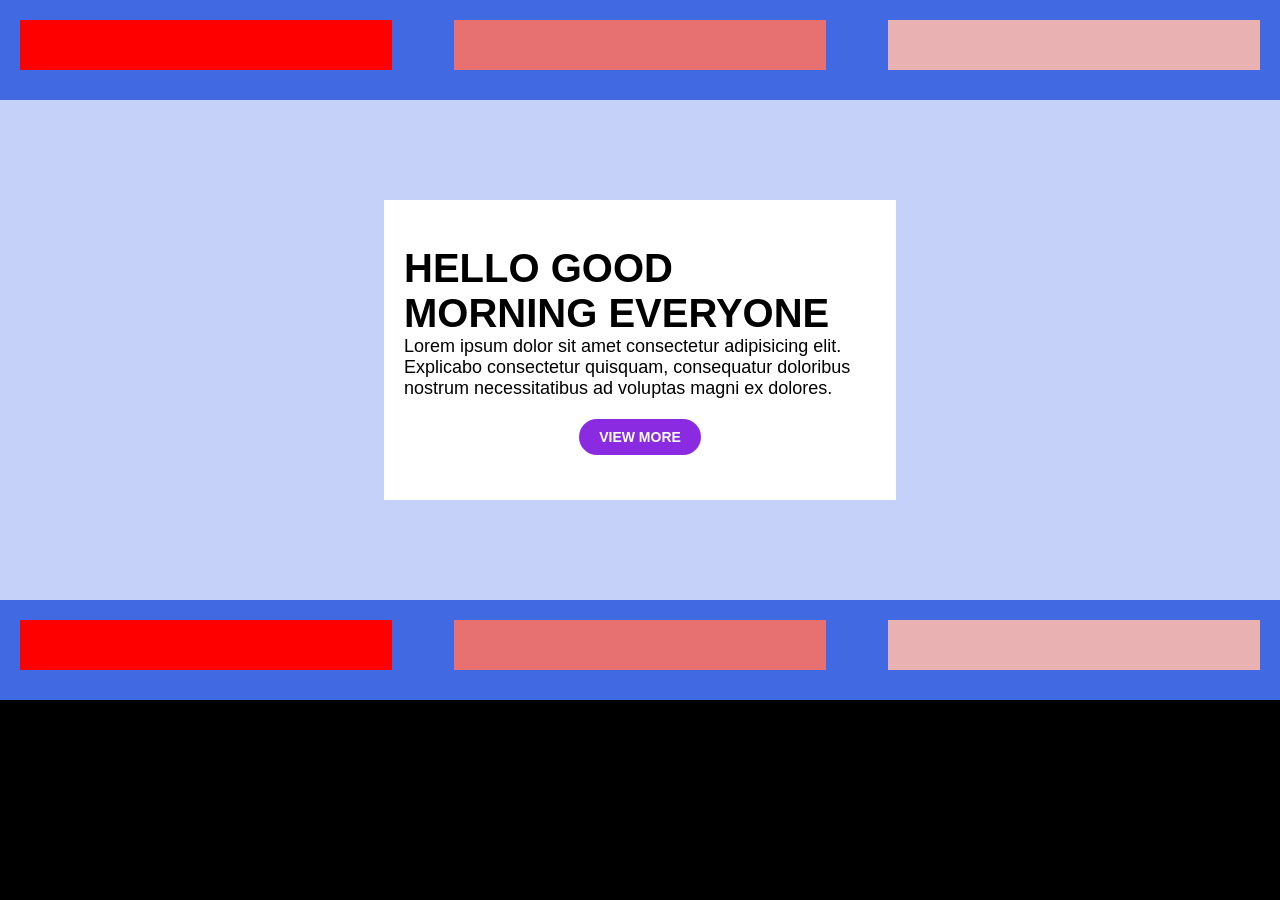
<file: HTML-CSS/FLEXBOX/Task-1/index.html>
<!doctype html>
<html lang="en">
  <head>
    <meta charset="UTF-8" />
    <meta name="viewport" content="width=device-width, initial-scale=1.0" />
    <title>Document</title>
    <link rel="stylesheet" href="style.css" />
  </head>
  <body>
    <main>
      <div class="nav">
        <div class="part-1"></div>
        <div class="part-2"></div>
        <div class="part-3"></div>
      </div>

      <div class="center">
        <div class="text">
          <h1>Hello Good Morning Everyone</h1>
          <p>
            Lorem ipsum dolor sit amet consectetur adipisicing elit. Explicabo
            consectetur quisquam, consequatur doloribus nostrum necessitatibus
            ad voluptas magni ex dolores.
          </p>
          <button>View More</button>
        </div>
      </div>

      <div class="footer">
        <div class="footer-part-1"></div>
        <div class="footer-part-2"></div>
        <div class="footer-part-3"></div>
      </div>
    </main>
  </body>
</html>
</file>
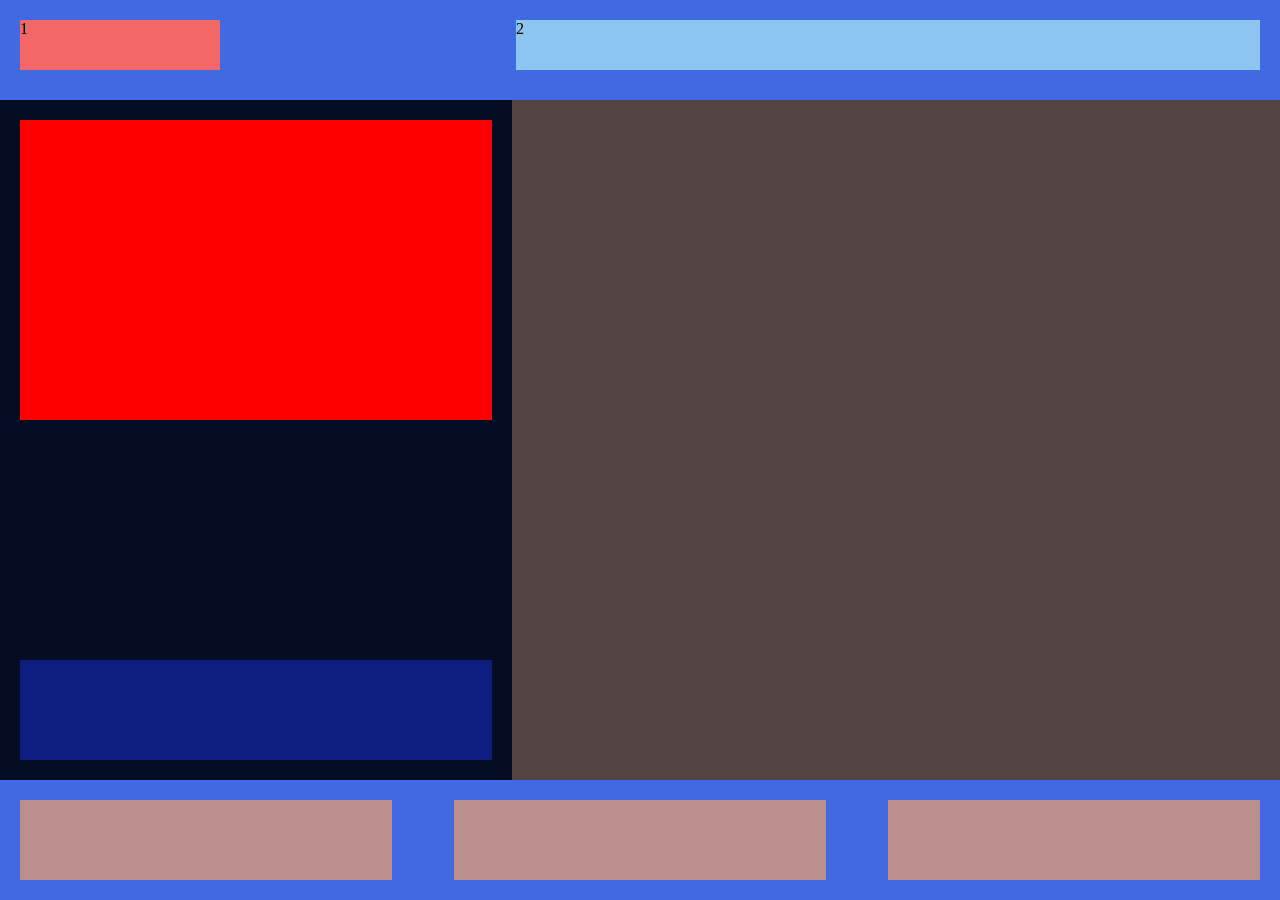
<file: HTML-CSS/FLEXBOX/task-2/index.html>
<!doctype html>
<html lang="en">
  <head>
    <meta charset="UTF-8" />
    <meta name="viewport" content="width=device-width, initial-scale=1.0" />
    <title>Document</title>
    <link rel="stylesheet" href="style.css" />
  </head>
  <body>
    <main>
      <div class="nav">
        <div class="part-1">1</div>
        <div class="part-2">2</div>
      </div>

      <div class="center">
        <div class="left">
          <div class="center-part-1"></div>
          <div class="center-part-2"></div>
        </div>

        <div class="right"></div>
      </div>

      <div class="footer">
        <div class="fpart-1"></div>
        <div class="fpart-2"></div>
        <div class="fpart-3"></div>
      </div>
    </main>
  </body>
</html>
</file>
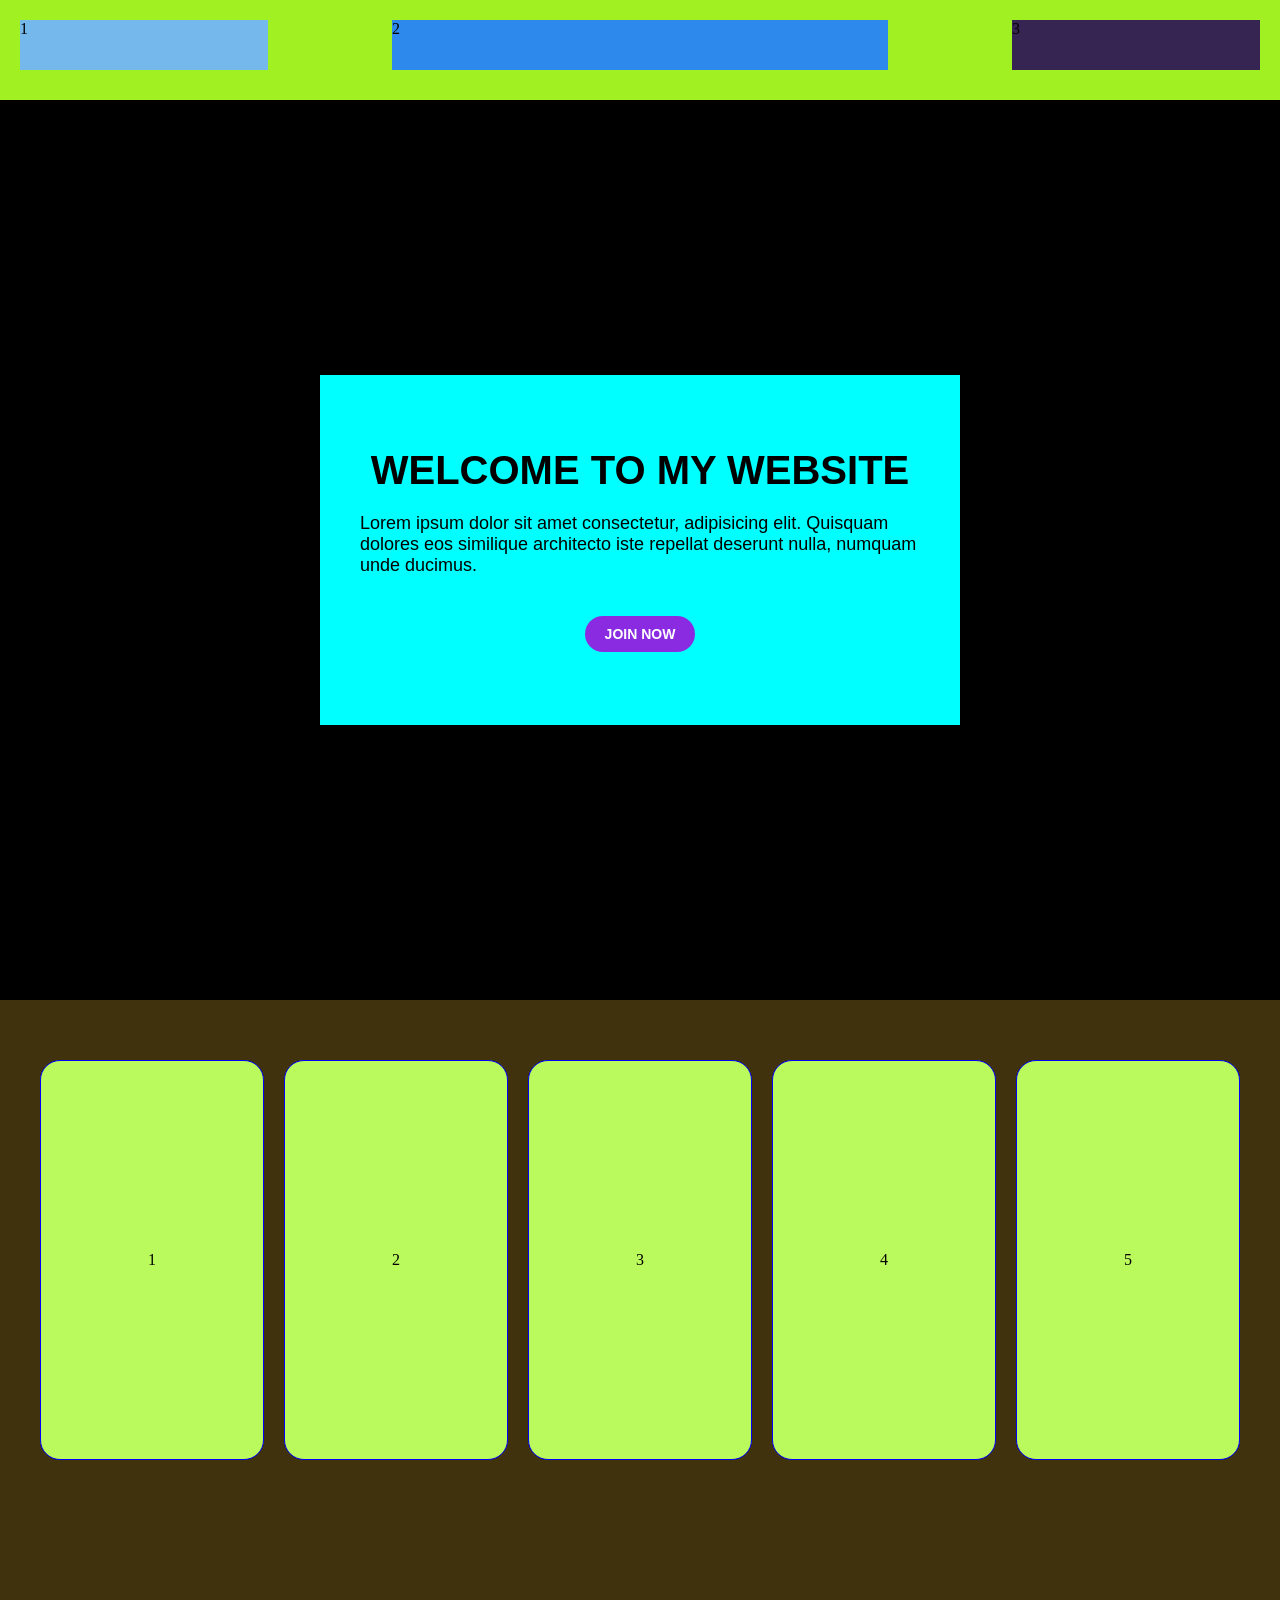
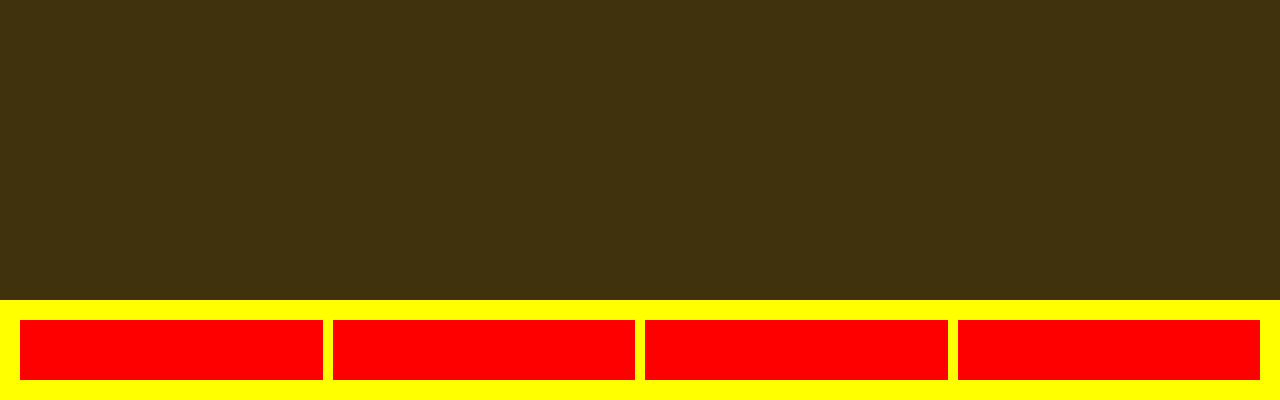
<file: HTML-CSS/FLEXBOX/Task-3/index.html>
<!doctype html>
<html lang="en">
  <head>
    <meta charset="UTF-8" />
    <meta name="viewport" content="width=device-width, initial-scale=1.0" />
    <title>Document</title>
    <link rel="stylesheet" href="style.css" />
  </head>
  <body>
    <main>
      <nav>
        <div class="part">1</div>
        <div class="part">2</div>
        <div class="part">3</div>
      </nav>

      <section class="section-1">
        <div class="box">
          <h1>Welcome To My Website</h1>
          <p>
            Lorem ipsum dolor sit amet consectetur, adipisicing elit. Quisquam
            dolores eos similique architecto iste repellat deserunt nulla,
            numquam unde ducimus.
          </p>
          <button>join Now</button>
        </div>
      </section>

      <section class="section-2">
        <div class="card">1</div>
        <div class="card">2</div>
        <div class="card">3</div>
        <div class="card">4</div>
        <div class="card">5</div>
      </section>

      <footer>
        <div class="footer-part"></div>
        <div class="footer-part"></div>
        <div class="footer-part"></div>
        <div class="footer-part"></div>
      </footer>
    </main>
  </body>
</html>
</file>
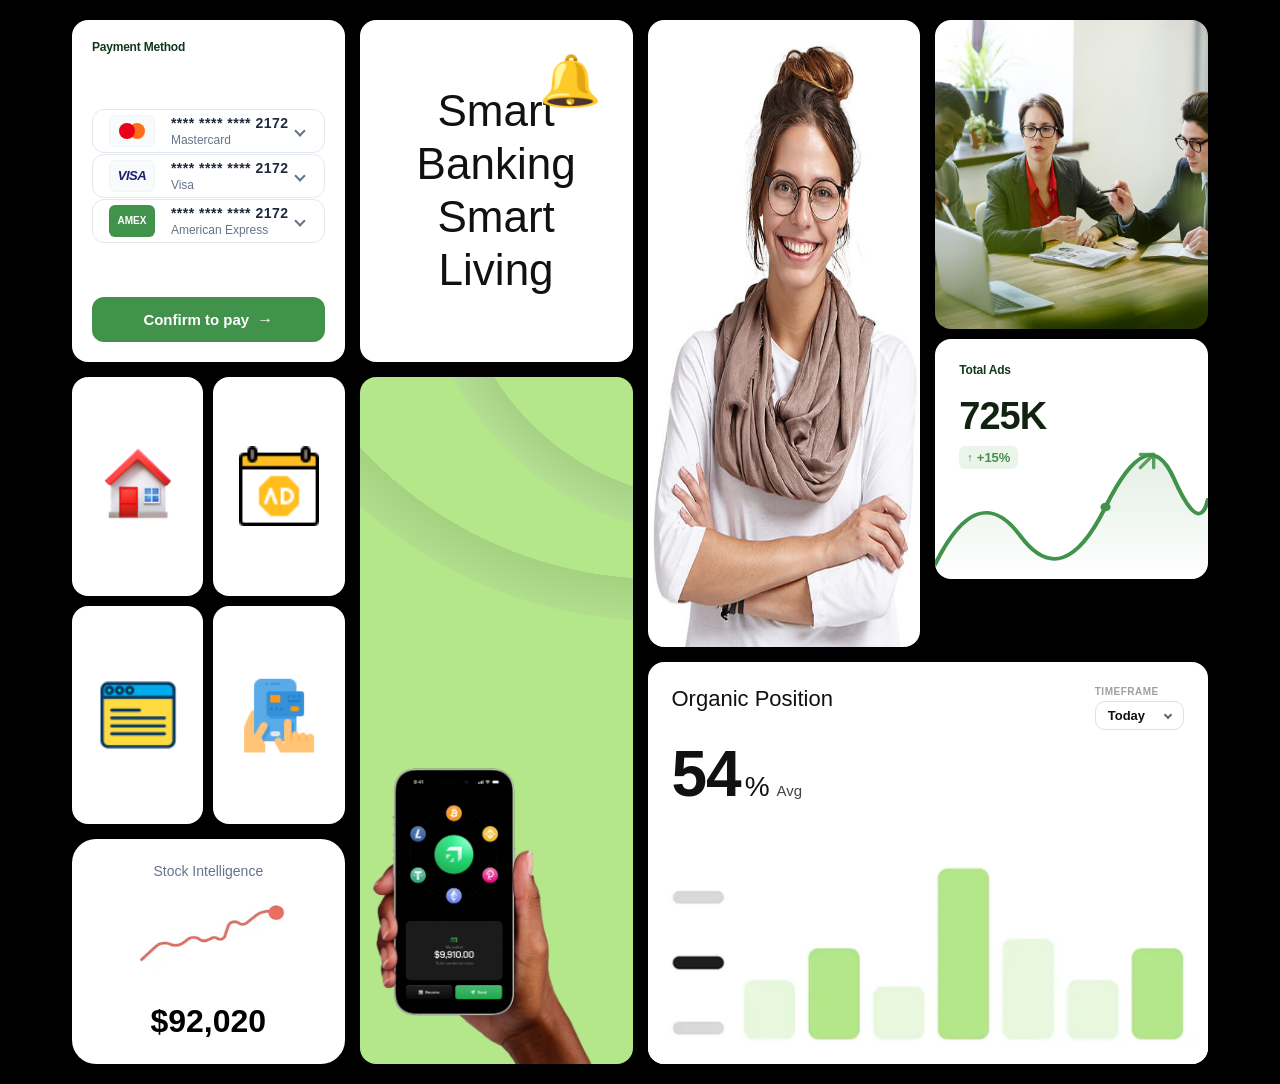
<file: HTML-CSS/GRID/Task-1/index.html>
<!doctype html>
<html lang="en">
  <head>
    <meta charset="UTF-8" />
    <meta name="viewport" content="width=device-width, initial-scale=1.0" />
    <title>Document</title>
    <link rel="stylesheet" href="style.css" />
  </head>
  <body>
    <main>
      <div class="left-top">
        <h3 class="card-title">Payment Method</h3>

        <div class="payment-options">
          <div class="method-row">
            <div class="method-details">
              <div class="card-logo mastercard">
                <span class="circle red"></span>
                <span class="circle orange"></span>
              </div>
              <div class="card-info">
                <span class="card-number">**** **** **** 2172</span>
                <span class="card-type">Mastercard</span>
              </div>
            </div>
            <span class="chevron-down"></span>
          </div>

          <div class="method-row">
            <div class="method-details">
              <div class="card-logo visa">VISA</div>
              <div class="card-info">
                <span class="card-number">**** **** **** 2172</span>
                <span class="card-type">Visa</span>
              </div>
            </div>
            <span class="chevron-down"></span>
          </div>

          <div class="method-row">
            <div class="method-details">
              <div class="card-logo amex">AMEX</div>
              <div class="card-info">
                <span class="card-number">**** **** **** 2172</span>
                <span class="card-type">American Express</span>
              </div>
            </div>
            <span class="chevron-down"></span>
          </div>
        </div>

        <button class="pay-btn">
          Confirm to pay
          <span class="arrow-right">→</span>
        </button>
      </div>

      <div class="left-center">
        <div class="icon-card">
          <img src="./images/home-icon.png" alt="right-top-img" />
        </div>
        <div class="icon-card">
          <img src="./images/calender-icon.png" alt="right-top-img" />
        </div>
        <div class="icon-card">
          <img src="./images/website-icon.png" alt="right-top-img" />
        </div>
        <div class="icon-card">
          <img src="./images/mobile-icon.png" alt="right-top-img" />
        </div>
      </div>

      <div class="left-bottom">
        <span class="meta-label">Stock Intelligence</span>
        <img src="./images/stock.png" alt="stock" />
        <div class="stock-amount">$92,020</div>
      </div>

      <div class="center-1-top">
        <h2>
          Smart <br />
          Banking<br />Smart Living
        </h2>
        <div class="bell-icon">🔔</div>
      </div>

      <div class="center-1-bottom">
        <img src="./images/img3.png" alt="right-top-img" />
      </div>
      
      <div class="center-2-top">
        <img src="./images/img2.png" alt="right-top-img" />
      </div>

      <div class="center-2-bottom organic-card">
        <div class="organic-card__header">
          <h3 class="organic-card__title">Organic Position</h3>

          <div class="timeframe-select">
            <span class="timeframe-select__label">TIMEFRAME</span>
            <button type="button" class="timeframe-select__trigger">
              <span>Today</span>
              <span class="timeframe-select__icon" aria-hidden="true"></span>
            </button>
          </div>
        </div>

        <div class="organic-card__metrics">
          <div class="organic-card__value">
            54<span class="organic-card__unit">%</span>
          </div>
          <div class="organic-card__context">Avg</div>
        </div>

        <div class="organic-card__chart-wrapper">
          <img
            src="./images/graph.png"
            alt="Organic Position performance chart"
            class="organic-card__chart-img"
          />
        </div>
      </div>

      <div class="right-top">
        <div class="card-1">
          <img src="./images/img1.png" alt="right-top-img" />
        </div>
        <div class="card-2">
          <div class="card-content">
            <span class="card-title">Total Ads</span>
            <h2 class="card-value">725K</h2>
            <div class="card-badge">
              <span class="arrow-up">↑</span>
              <span class="percentage">+15%</span>
            </div>
          </div>

          <div class="card-graph-container">
            <svg
              viewBox="0 0 160 100"
              class="trendline-svg"
              preserveAspectRatio="none"
            >
              <defs>
                <linearGradient id="graphGradient" x1="0" y1="0" x2="0" y2="1">
                  <stop offset="0%" stop-color="#41924b" stop-opacity="0.15" />
                  <stop offset="100%" stop-color="#41924b" stop-opacity="0.0" />
                </linearGradient>
              </defs>
              <path
                d="M 0 90 Q 25 30 50 70 T 100 50 T 140 30 T 160 45 L 160 100 L 0 100 Z"
                fill="url(#graphGradient)"
              />
              <path
                d="M 0 90 Q 25 30 50 70 T 100 50 T 140 30 T 160 45"
                fill="none"
                stroke="#41924b"
                stroke-width="2.5"
                stroke-linecap="round"
              />
              <circle cx="100" cy="50" r="3" fill="#41924b" />
            </svg>

            <svg
              class="floating-arrow"
              viewBox="0 0 24 24"
              fill="none"
              stroke="#41924b"
              stroke-width="2.5"
              stroke-linecap="round"
              stroke-linejoin="round"
            >
              <line x1="7" y1="17" x2="17" y2="7"></line>
              <polyline points="7 7 17 7 17 17"></polyline>
            </svg>
          </div>
        </div>
      </div>
    </main>
  </body>
</html>
</file>
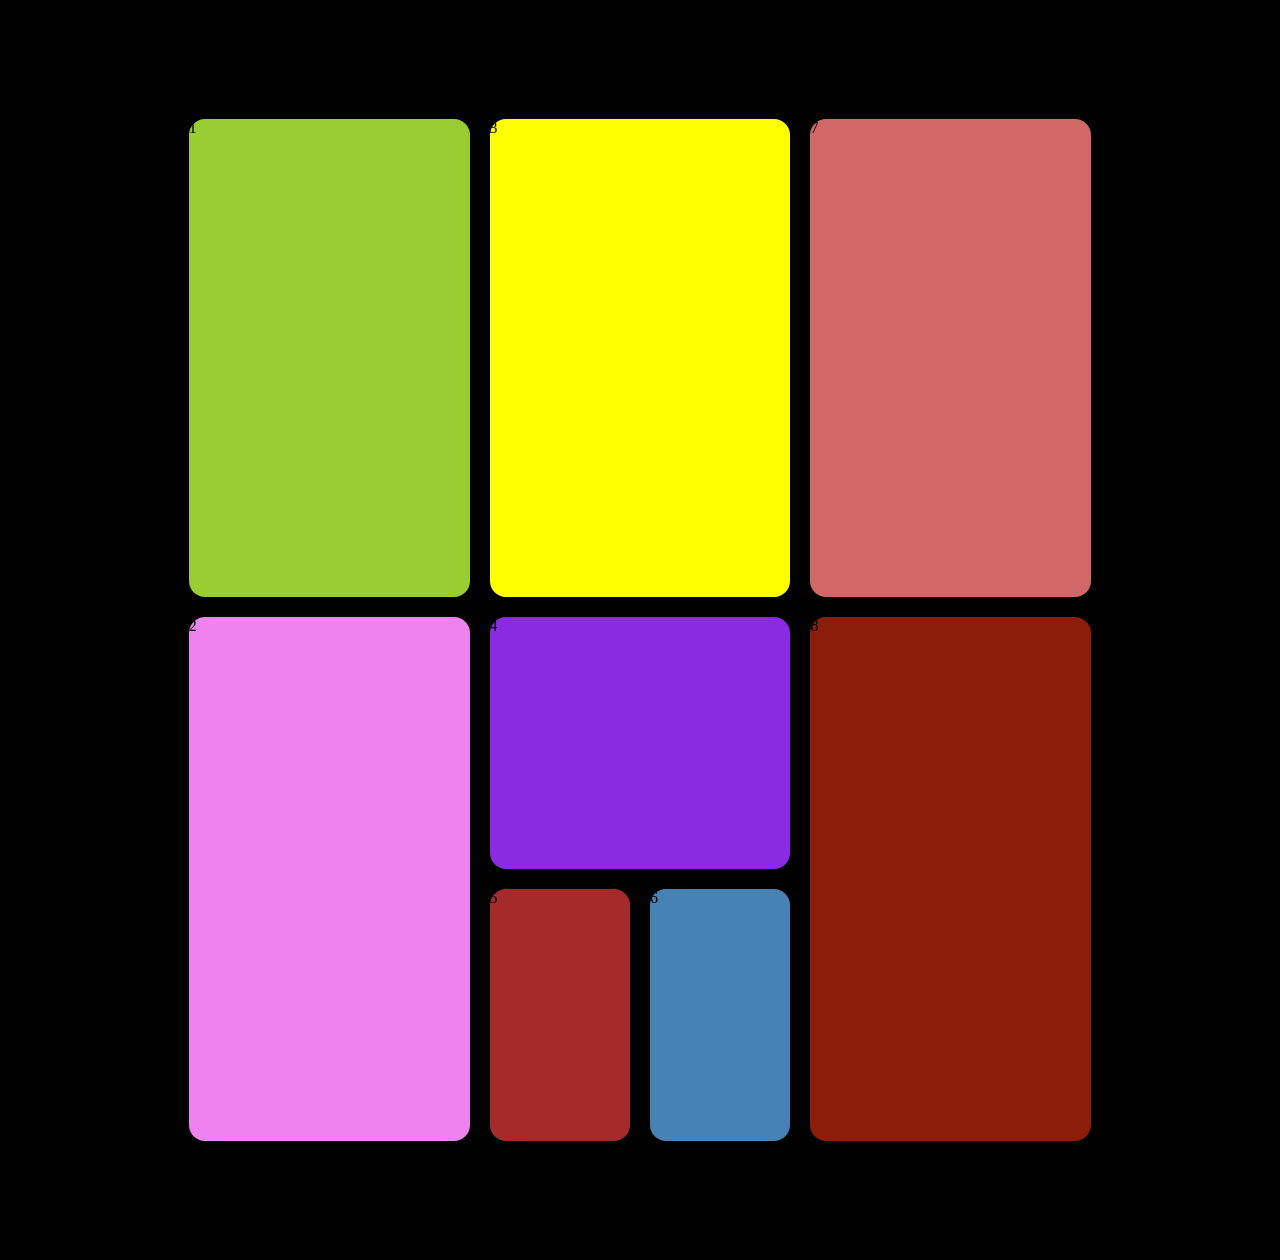
<file: HTML-CSS/GRID/Task-3/index.html>
<!DOCTYPE html>
<html lang="en">
<head>
    <meta charset="UTF-8">
    <meta name="viewport" content="width=device-width, initial-scale=1.0">
    <title>Document</title>

    <link rel="stylesheet" href="style.css">
</head>
<body>
    <main>
        <div class="left-top">1</div>
        <div class="left-bottom">2</div>
        <div class="center-top">3</div>
        <div class="center-bottom-1">4</div>
        <div class="center-bottom-2">5</div>
        <div class="center-bottom-3">6</div>
        <div class="right-top">7</div>
        <div class="right-bottom">8</div>

    </main>
</body>
</html>
</file>
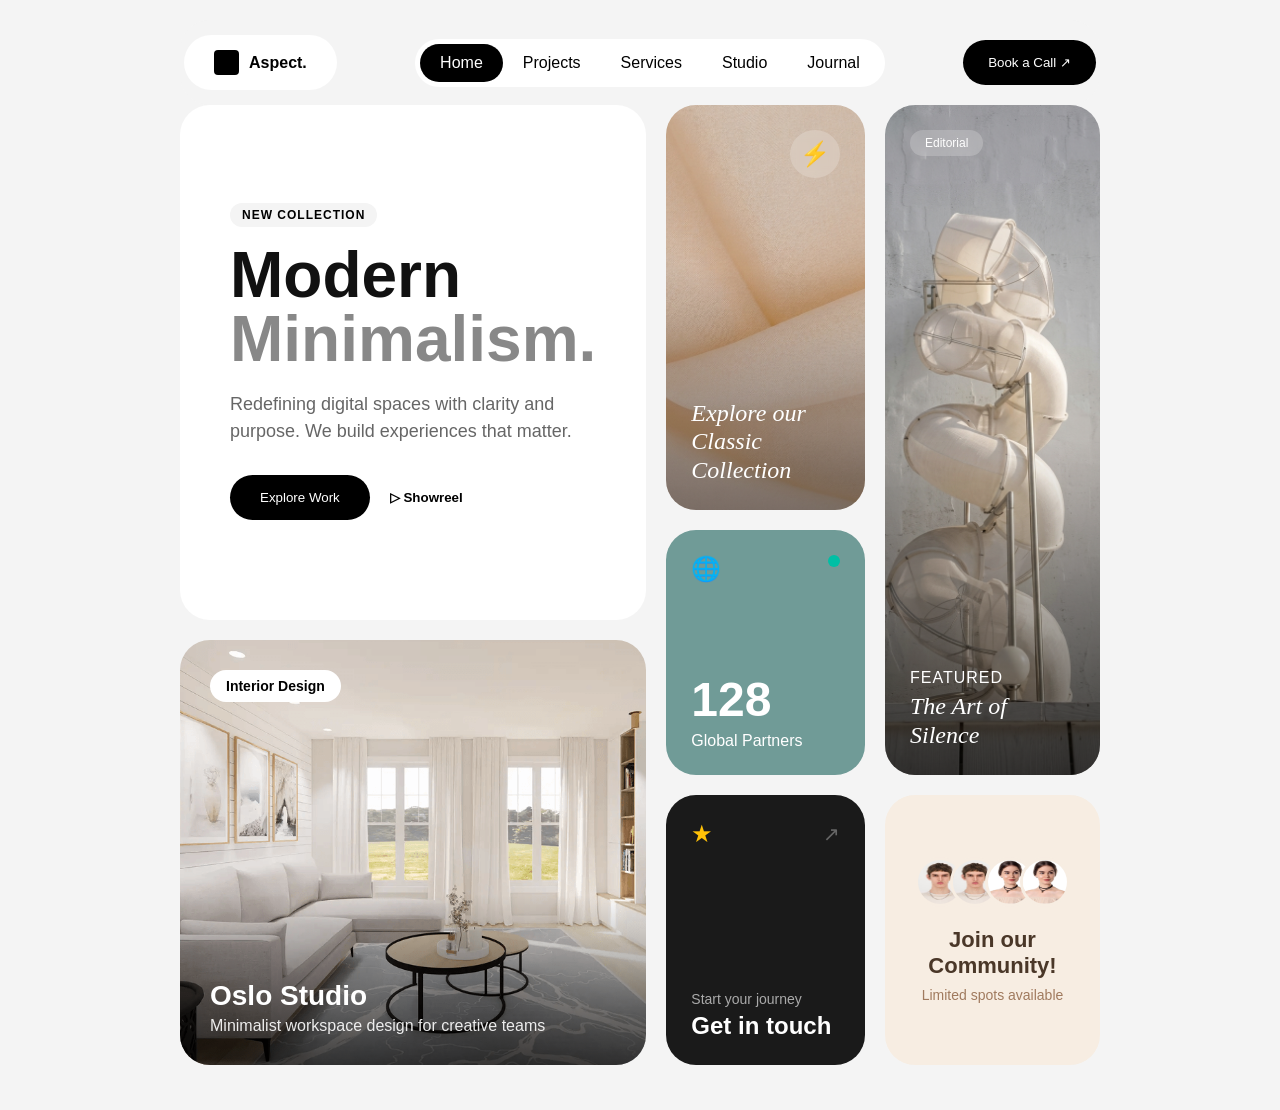
<file: HTML-CSS/GRID/Task-4/index.html>
<!doctype html>
<html lang="en">
  <head>
    <meta charset="UTF-8" />
    <meta name="viewport" content="width=device-width, initial-scale=1.0" />
    <title>Document</title>

    <link rel="stylesheet" href="style.css" />
  </head>
  <body>
    <main>
      <nav class="navbar">
        <div class="logo">
          <div class="square"></div>
          <span>Aspect.</span>
        </div>

        <ul class="nav-links">
          <li class="active">Home</li>
          <li>Projects</li>
          <li>Services</li>
          <li>Studio</li>
          <li>Journal</li>
        </ul>

        <button class="cta-button">Book a Call ↗</button>
      </nav>

      <div class="section-1">
        <div class="left-top">
          <div class="content">
            <span class="label">NEW COLLECTION </span>
            <h1>
              Modern<br />
              <span> Minimalism.</span>
            </h1>
            <p>
              Redefining digital spaces with clarity and purpose. We build
              experiences that matter.
            </p>
            <div class="actions">
              <button class="explore">Explore Work</button>
              <button class="showreel">▷ Showreel</button>
            </div>
          </div>
        </div>

        <div class="left-bottom">
          <div class="card-content">
            <span class="tag">Interior Design</span>
            <div class="text-overlay">
              <h3>Oslo Studio</h3>
              <p>Minimalist workspace design for creative teams</p>
            </div>
          </div>
        </div>

        <div class="center-1">
          <div class="icon-wrapper">
            <span class="icon">⚡</span>
          </div>
          <div class="text-content">
            <h3>Explore our Classic Collection</h3>
          </div>
        </div>

        <div class="center-2">
          <div class="top-row">
            <span class="icon">🌐</span>
            <div class="status-dot"></div>
          </div>
          <div class="text-content">
            <h2>128</h2>
            <p>Global Partners</p>
          </div>
        </div>

        <div class="center-3">
          <div class="header">
            <span class="star-icon">★</span>
            <span class="arrow">↗</span>
          </div>
          <div class="footer">
            <p>Start your journey</p>
            <h3>Get in touch</h3>
          </div>
        </div>

        <div class="right-top">
          <div class="editorial-tag">Editorial</div>
          <div class="text-content">
            <p class="featured-text">FEATURED</p>
            <h3>The Art of Silence</h3>
          </div>
        </div>

        <div class="right-bottom">
          <div class="avatar-stack">
            <img src="./images/i2.png" alt="User" class="avatar" />
            <img src="./images/i2.png" alt="User" class="avatar" />
            <img src="./images/i3.png" alt="User" class="avatar" />
            <img src="./images/i3.png" alt="User" class="avatar" />
          </div>
          <h3>Join our Community!</h3>
          <p>Limited spots available</p>
        </div>
      </div>
    </main>
  </body>
</html>
</file>
<file: HTML-CSS/FLEXBOX/Task-1/style.css>
* {
  margin: 0;
  padding: 0;
  box-sizing: border-box;
  font-family: 'Helvetica Neue';
}

html,
body {
  height: 100%;
  width: 100%;
  background-color: black;
}

.nav{
    width: 100%;
    height: 100px;
    background-color: royalblue;
    display: flex;
    justify-content: space-between;
    padding: 20px;
}

.part-1{
    background-color: red;
    width: 30%;
    height: 50px;
}


.part-2{
    background-color: rgb(231, 112, 112);
     width: 30%;
    height: 50px;
}



.part-3{
    background-color: rgb(233, 177, 177);
     width: 30%;
    height: 50px;
}

.center{
    width: 100%;
    height: 500px;
    background-color: #c5d1f8;
    display: flex;
    justify-content: center;
    align-items: center;
}

.text{
    width: 40%;
    height: 300px;
    background-color: #fff;
    display: flex;
    justify-content: center;
    align-items: center;
    flex-direction: column;
    padding: 10px 20px;
}

.text h1{
    font-family: Arial, Helvetica, sans-serif;
    font-size: 40px;
    font-weight: 800;
    text-transform: uppercase;
}

.text p{
    font-family: Arial, Helvetica, sans-serif;
    font-size: 18px
}

button{
    padding: 10px 20px;
    background-color: blueviolet;
    font-size: 14px;
    font-weight: 600;
    text-transform: uppercase;
    font-family: Arial, Helvetica, sans-serif;
    color: white;
    border: none;
    border-radius: 20px;
    margin-top: 20px;
}

.footer{
    width: 100%;
    height: 100px;
    background-color: royalblue;
    display: flex;
    justify-content: space-between;
    padding: 20px;
}

.footer-part-1{
    background-color: red;
    width: 30%;
    height: 50px;
}


.footer-part-2{
    background-color: rgb(231, 112, 112);
     width: 30%;
    height: 50px;
}



.footer-part-3{
    background-color: rgb(233, 177, 177);
     width: 30%;
    height: 50px;
}
</file>
<file: HTML-CSS/FLEXBOX/task-2/style.css>
* {
  margin: 0;
  padding: 0;
  box-sizing: border-box;
  font-family: 'Helvetica Neue';
}

html,
body {
  height: 100%;
  width: 100%;
  background-color: black;
}

.nav{
    width: 100%;
    height: 100px;
    background-color: royalblue;
    padding: 20px;
    display: flex;
    justify-content: space-between;
    flex-wrap: wrap;
    
}

.part-1{
    height: 50px;
    width: 200px;
    background-color: rgb(243, 103, 103);
}

.part-2{
    height: 50px;
    width: 60%;
    background-color: rgb(142, 196, 240);
}

.center{
    /* in this navbar height is 100px and footer height is 120px so minus it so center is perfcet  */
    height:  calc(100vh - 100px - 120px);;
    width: 100%;
    background-color: #fff;
    display: flex;
        flex-wrap: wrap;

}

.left{
    /* height: 500px; */
    width: 40%;
    background-color: rgb(5, 13, 37);
    padding: 20px;
    display: flex;
    justify-content: space-between;
    flex-direction: column;

}

.center-part-1{
    background-color: red;
    width: 100%;
    height: 300px;
}

.center-part-2{
    background-color: rgb(14, 29, 128);
    width: 100%;
    height: 100px;
}

.right{
    /* height: 500px; */
    width: 60%;
    background-color: rgb(84, 67, 67);
}

.footer{
    width: 100%;
    height: 120px;
    background-color: royalblue;
    padding: 20px;
    display: flex;
    justify-content: space-between;
    flex-wrap: wrap;

}

.fpart-1{
    background-color: rosybrown;
    height: 80px;
    width: 30%;
}

.fpart-2{
    background-color: rosybrown;
    height: 80px;
    width: 30%;
}

.fpart-3{
    background-color: rosybrown;
    height: 80px;
    width: 30%;
}
</file>
<file: HTML-CSS/FLEXBOX/Task-3/style.css>
* {
  margin: 0;
  padding: 0;
  box-sizing: border-box;
}

html,
body {
  height: 100%;
  width: 100%;
  background-color: rgb(246, 221, 221);
}

main{
    height: 100%;
    width: 100%;
}

nav{
    height: 100px;
    width: 100%;
    background-color: #a1f022;
    display: flex;
    justify-content: space-between;
    padding: 20px;
}

.part:nth-child(1){
    width: 20%;
    height: 50px;
    background-color: rgb(116, 184, 236);
}

.part:nth-child(2){
    width: 40%;
    height: 50px;
    background-color: rgb(45, 137, 236);
}

.part:nth-child(3){
    width: 20%;
    height: 50px;
    background-color: rgb(54, 36, 82);
}

.section-1{
   /* height: calc(100vh - 100px); */
   height: 100%;
   width: 100%;
   background: #000;
   display: flex;
    justify-content: center;
    align-items: center;
}

.box{
    height: 350px;
    width: 50%;
    background-color: cyan;
    display: flex;
    justify-content: center;
    align-items: center;
    flex-direction: column;
    padding: 40px;
    gap: 20px;    
}

.box h1{
    font-family: Arial, Helvetica, sans-serif;
    font-size: 40px;
    font-weight: 800;
    text-transform: uppercase;
}

.box p{
    font-family: Arial, Helvetica, sans-serif;
    font-size: 18px
}
.box button{
    padding: 10px 20px;
    background-color: blueviolet;
    font-size: 14px;
    font-weight: 600;
    text-transform: uppercase;
    font-family: Arial, Helvetica, sans-serif;
    color: white;
    border: none;
    border-radius: 20px;
    margin-top: 20px;
}

.section-2{
    height: 100%;
    width: 100%;
    background-color: rgb(65, 50, 14);
    display: flex;
    justify-content: space-between;
    gap: 20px;
    padding: 60px 40px;
  
}

.card{
    height: 400px;
    width: 300px;
    background-color: rgb(187, 250, 92);
    border: 1px solid blue;
    border-radius: 20px;
    display: flex;
    justify-content: center;
    align-items: center;
}

footer{
    height: 100px;
    width: 100%;
    background-color: yellow;
    display: flex;
    justify-content: space-between;
    gap: 10px;
    padding: 20px;
}

.footer-part{
    height: 60px;
    width: 30%;
    background-color: red;
}
</file>
<file: HTML-CSS/GRID/Task-1/style.css>
* {
  margin: 0;
  padding: 0;
  box-sizing: border-box;
  font-family: 'Helvetica Neue', -apple-system, BlinkMacSystemFont, "Segoe UI", Roboto, sans-serif;
}

html,
body {
  min-height: 100vh;
  width: 100%;
  background-color: black;
}

main {
  min-height: 100vh;
  width: 100%;
  background-color: black;
  padding: 20px;
  
  /* Mobile default: Stacked single-column layout */
  display: flex;
  flex-direction: column;
  gap: 15px;
}

   
/* Tablet & Desktop Layout (Screens 768px and wider) */
@media (min-width: 768px) {
  main {
    display: grid;
    grid-template-columns: repeat(4, 22%);
    grid-template-rows: 38vh 30vh 18vh 25vh;
    gap: 15px;
    
    grid-template-areas: 
      "left-top    center-1-top    center-2-top    right-top"
      "left-center center-1-bottom center-2-top    right-top"
      "left-center center-1-bottom center-2-bottom center-2-bottom"
      "left-bottom center-1-bottom center-2-bottom center-2-bottom";
      
    justify-content: center;
    align-content: center;
  }
}

.left-top        { grid-area: left-top; }
.left-center { 
    grid-area: left-center; 
    /* background-color: yellow; */
   
    display: grid;
    grid-template-columns: 1fr 1fr;
    grid-template-rows: 1fr 1fr;
    gap: 10px;
    border-radius: 16px;
}

.icon-card {
  background-color: white;
  border-radius: 16px;
  display: flex;
  align-items: center;
  justify-content: center;
  color: #a0a0a0;

}

.icon-card img{
     height: 80px;
     width: 80px;
    /* width: 100%; */
    background-size: cover;
    /* padding: 160px 20px 0px 50px; */
}

@media (max-width: 600px) {
  .left-center {
    grid-template-columns: 1fr 1fr; /* Switch to 1 column on small screens */
  }
  
  .icon-card img {
    padding: 10px;
    width: 80px; /* Slightly smaller icons for mobile */
    height: 80px; /* Slightly smaller icons for mobile */
  }
}


.left-bottom     
{ 
    grid-area: left-bottom; 
    background-color: #ffffff;
    border-radius: 24px;
    padding: 24px;
    overflow: hidden;
    /* position: relative; */
    display: flex;
    flex-direction: column;
    justify-content: center;
    align-items: center;
}

.meta-label {
  font-size: 14px;
  color: #64748b;
  font-weight: 500;
}

.stock-amount {
  font-size: 32px;
  font-weight: 700;
  margin-top: auto;
}

.left-bottom img{
    height: 100px;
    width: 80%;
}

.center-1-top {
  grid-area: center-1-top;
  background-color: white;
  display: flex;
  flex-direction: column;
  justify-content: center;
  align-items: center;
  position: relative;
  border-radius: 16px;
  padding: 20px;
}

.center-1-top h2 {
  font-size: 44px;
  font-weight: 400;
  line-height: 1.2;
  color: #111;
  text-align: center;
  margin: 0;
}

.bell-icon {
  position: absolute;
  top: 32px;
  right: 32px;
  font-size: 50px;
}

@media (max-width: 600px) {
  .center-1-top h2 {
    font-size: 22px;
    padding: 10px;
  }

  .bell-icon {
    top: 15px;
    right: 15px;
    font-size: 30px;
  }
}

.center-1-bottom {
  grid-area: center-1-bottom;
  background-color: #B3E78A;
  background-image: 
    radial-gradient(circle 400px at 130% -20%, transparent 65%, rgba(111, 109, 109, 0.18) 65%, rgba(189, 183, 183, 0.18) 74%, transparent 74%),
    radial-gradient(circle 600px at 110% -30%, transparent 68%, rgba(60, 58, 58, 0.12) 68%, rgba(164, 157, 157, 0.12) 75%, transparent 75%);
  border-radius: 16px;
  overflow: hidden;
  position: relative;
  display: flex;
  align-items: flex-end;
}

.center-1-bottom img {
  max-width: 100%;
  height: auto;
  padding-left: 5%;
  padding-top: 10%;
  display: block;
}

@media (max-width: 768px) {
  .center-1-bottom img {
    padding-left: 20px;
    padding-top: 50px;
    width: 80%;
  }
}

.center-2-top{
    background-color: rgb(10, 17, 90);
    grid-area: center-2-top;
    border-radius: 16px;
    overflow: hidden;

}

.center-2-top img{
  height: 100%;
  width: 100%;
  background-size: cover;
}



/* Container block override */
.center-2-bottom {
  grid-area: center-2-bottom;
}

/* Core Component Card */
.organic-card {
  position: relative;
  display: flex;
  flex-direction: column;
  width: 100%;
  min-height: 280px;
  padding: 24px;
  background-color: #ffffff;
  border-radius: 16px;
  box-sizing: border-box;
  overflow: hidden;
  font-family: -apple-system, BlinkMacSystemFont, "Segoe UI", Roboto, sans-serif;
}

/* Header Area styling */
.organic-card__header {
  display: flex;
  justify-content: space-between;
  align-items: flex-start;
  width: 100%;
  margin-bottom: 12px;
}

.organic-card__title {
  margin: 0;
  color: #111111;
  font-size: 22px;
  font-weight: 500;
  line-height: 1.2;
}

/* Timeframe Dropdown element */
.timeframe-select {
  display: flex;
  flex-direction: column;
  gap: 4px;
}

.timeframe-select__label {
  color: #a0a0a0;
  font-size: 10px;
  font-weight: 700;
  letter-spacing: 0.5px;
}

.timeframe-select__trigger {
  display: flex;
  align-items: center;
  justify-content: space-between;
  gap: 20px;
  padding: 6px 12px;
  background-color: #ffffff;
  border: 1px solid #e0e0e0;
  border-radius: 10px;
  color: #111111;
  font-size: 13px;
  font-weight: 600;
  cursor: pointer;
  transition: border-color 0.2s ease, background-color 0.2s ease;
}

.timeframe-select__trigger:hover {
  border-color: #b0b0b0;
  background-color: #f9f9f9;
}

.timeframe-select__icon {
  display: inline-block;
  width: 6px;
  height: 6px;
  margin-top: -2px;
  border-right: 2px solid #666666;
  border-bottom: 2px solid #666666;
  transform: rotate(45deg);
}

/* Metric Display layout */
.organic-card__metrics {
  display: flex;
  align-items: baseline;
  gap: 8px;
}

.organic-card__value {
  color: #111111;
  font-size: 64px;
  font-weight: 700;
  line-height: 1;
  letter-spacing: -1px;
}

.organic-card__unit {
  margin-left: 4px;
  font-size: 28px;
  font-weight: 400;
}

.organic-card__context {
  color: #444444;
  font-size: 15px;
  font-weight: 500;
}

/* Bottom Chart Image Injection Zone */
.organic-card__chart-wrapper {
  position: absolute;
  bottom: 0;
  left: 0;
  width: 100%;
  height: 50%;
  display: flex;
  align-items: flex-end;
  pointer-events: none; /* Allows users to click things behind transparent areas if needed */
}

.organic-card__chart-img {
  width: 100%;
  height: 100%;
  object-fit: cover;
}




.right-top       { 
   background-color: transparent; 
  grid-area: right-top;
  display: grid;
  grid-template-columns: 1fr;        /* 1 single column */
  grid-template-rows: 1fr 1fr;      /* 2 equal vertical rows */
  gap: 10px;
}



.card-1 {
  background-color: #042cf1d5;
  border-radius: 16px; 
  display: flex;
  align-items: center;
  justify-content: center;
  color: #a0a0a0;
  overflow: hidden;
}

.card-1 img{
  height: 100%;
  width: 100%;
  background-size: cover;
}

/* Card Container */
.card-2 {
  background-color: #ffffff; 
  border-radius: 16px;  
  width: 100%;
  height: 240px;    /* Matches standard metric dashboard card heights */
  padding: 24px;
  box-sizing: border-box;
  font-family: -apple-system, BlinkMacSystemFont, "Segoe UI", Roboto, sans-serif;
  
  position: relative;
  display: flex;
  flex-direction: column;
  justify-content: space-between;
  overflow: hidden;
}

/* Text Content Grouping */
.card-content {
  display: flex;
  flex-direction: column;
  gap: 8px;
  z-index: 2; /* Ensures text stays selectable over the graph layers */
}

.card-title {
  color: #555555;
  font-size: 16px;
  font-weight: 500;
  letter-spacing: -0.2px;
}

.card-value {
  color: #112211;
  font-size: 38px;
  font-weight: 700;
  margin: 0;
  letter-spacing: -1px;
}

/* Pill Badge (+15%) */
.card-badge {
  display: inline-flex;
  align-items: center;
  gap: 4px;
  background-color: #eaf4eb;
  color: #41924b;
  padding: 4px 8px;
  border-radius: 6px;
  width: fit-content;
  font-size: 13px;
  font-weight: 600;
}

.card-badge .arrow-up {
  font-size: 11px;
}

/* Graphical Background Layout */
.card-graph-container {
  position: absolute;
  bottom: 0;
  left: 0;
  width: 100%;
  height: 60%; /* Occupies the lower portion of the card frame */
  z-index: 1;
}

.trendline-svg {
  width: 100%;
  height: 100%;
}

/* Floating Green Trend Arrow */
.floating-arrow {
  position: absolute;
  top: 10px;
  right: 45px;
  width: 32px;
  height: 32px;
  opacity: 0.85;
}


.left-top {
  background-color: #ffffff;
  border-radius: 16px;
  padding: 20px;
  height: 100%;
  display: flex;
  flex-direction: column;
  justify-content: space-between;
}

/* Typography */
.card-title {
  color: #11381e;
  font-size: 12px;
  font-weight: 600;
  margin: 0 0 10px 0;
}

/* List Structure */
.payment-options {
  display: flex;
  flex-direction: column;
  gap: 1px;
  margin-bottom: 10px;
}

.method-row {
  display: flex;
  align-items: center;
  justify-content: space-between;
  border: 1px solid #e2e8f0;
  border-radius: 12px;
  padding: 5px 16px; /* Slightly adjusted padding for visual balance */
  cursor: pointer;
  transition: border-color 0.2s ease;
}

.method-row:hover {
  border-color: #cbd5e1;
}

.method-details {
  display: flex;
  align-items: center;
  gap: 16px;
}

/* Card Branding Elements */
.card-logo {
  width: 46px;
  height: 32px;
  border-radius: 6px;
  border: 1px solid #f1f5f9;
  background-color: #f8fafc;
  display: flex;
  align-items: center;
  justify-content: center;
}

.mastercard {
  position: relative;
  display: flex;
  align-items: center;
}

.mastercard .circle {
  width: 16px;
  height: 16px;
  border-radius: 50%;
  display: inline-block;
}

.mastercard .red {
  background-color: #eb001b;
  margin-right: -6px;
  z-index: 1;
}

.mastercard .orange {
  background-color: #ff5f00;
  opacity: 0.9;
}

.visa {
  color: #1a1f71;
  font-weight: 800;
  font-size: 13px;
  font-style: italic;
  letter-spacing: -0.5px;
}

.amex {
  background-color: #41924b;
  color: #ffffff;
  font-weight: 700;
  font-size: 10px;
  border: none;
}

/* Card Text Info */
.card-info {
  display: flex;
  flex-direction: column;
  gap: 2px;
}

.card-number {
  font-size: 14px;
  font-weight: 600;
  color: #1e293b;
  letter-spacing: 0.5px;
}

.card-type {
  font-size: 12px;
  color: #64748b;
}

/* Icons & Actions */
.chevron-down {
  width: 8px;
  height: 8px;
  border-right: 2px solid #64748b;
  border-bottom: 2px solid #64748b;
  transform: rotate(45deg);
  margin-right: 4px;
  display: inline-block;
}

.pay-btn {
  width: 100%;
  padding: 14px;
  background-color: #41924b;
  color: #ffffff;
  font-size: 15px;
  font-weight: 600;
  border: none;
  border-radius: 12px;
  display: flex;
  align-items: center;
  justify-content: center;
  gap: 8px;
  cursor: pointer;
  transition: background-color 0.2s ease;
}

.pay-btn:hover {
  background-color: #357a3e;
}

.arrow-right {
  font-size: 16px;
  line-height: 1;
}
</file>
<file: HTML-CSS/GRID/Task-3/style.css>
* {
  margin: 0;
  padding: 0;
  box-sizing: border-box;
  font-family: 'Helvetica Neue';
}

html,
body {
  height: 100%;
  width: 100%;
}

main{
    background-color: black;
    height: 140%;
    width: 100%;

    padding: 0px 100px;
    display: grid;
    justify-content: center;
    align-content: center;

    grid-template-columns: 26% 13% 13% 26%;
    grid-template-rows: 38% 20% 20%;

    grid-template-areas: 
    "left-top center-top center-top right-top"
    /* "left-top center-top center-top right-top" */
    "left-bottom center-bottom-1 center-bottom-1 right-bottom"
    "left-bottom center-bottom-2 center-bottom-3 right-bottom"
    ;

    gap: 20px;

    
}

.left-top{
    background-color: yellowgreen;
    grid-area:left-top ;
    border-radius: 16px;
}

.left-bottom{
    background-color: violet;
    grid-area: left-bottom;
    border-radius: 16px;
}

.center-top{
    background-color: yellow;
    grid-area: center-top;
    border-radius: 16px;
}

.center-bottom-1{
    background-color: blueviolet;
    grid-area: center-bottom-1;
    border-radius: 16px;
}
.center-bottom-2{
    background-color: brown;
    grid-area: center-bottom-2;
    border-radius: 16px;
}

.center-bottom-3{
    background-color: steelblue;
    grid-area:center-bottom-3 ;
    border-radius: 16px;
}

.right-top{
    background-color: rgb(208, 104, 104);
    grid-area: right-top;
    border-radius: 16px;
}

.right-bottom{
    background-color: rgb(139, 29, 9);
    grid-area: right-bottom;
    border-radius: 16px;
}
</file>
<file: HTML-CSS/GRID/Task-4/style.css>
* {
  margin: 0;
  padding: 0;
  box-sizing: border-box;
  font-family: Arial, Helvetica, sans-serif;
}

html,
body {
  height: 100%;
  width: 100%;
  background-color: #f4f4f4;
  margin-bottom: 210px;
}

main {
  height: 100%;
  width: 100%;
  max-width: 1600px;
  margin: auto;
  padding: 20px 180px;
}

.navbar {
  display: grid;
  grid-template-columns: auto 1fr auto;
  align-items: center;
  gap: 20px;
  padding: 15px 4px;
  background-color: #f4f4f4;
  border-radius: 30px;
}

.logo {
  display: flex;
  align-items: center;
  gap: 10px;
  background: white;
  padding: 15px 30px;
  border-radius: 50px;
  font-weight: bold;
}

.square {
  width: 25px;
  height: 25px;
  background: black;
  border-radius: 4px;
}

.nav-links {
  display: flex;
  justify-self: center;
  list-style: none;
  background: white;
  padding: 5px;
  border-radius: 50px;
  margin: 0;
}

.nav-links li {
  padding: 10px 20px;
  cursor: pointer;
  border-radius: 50px;
}

.nav-links li.active {
  background: black;
  color: white;
}

.cta-button {
  background: black;
  color: white;
  border: none;
  padding: 15px 25px;
  border-radius: 50px;
  cursor: pointer;
  font-weight: 500;
}

.section-1 {
  min-height: 100vh;
  width: 100%;
  border-radius: 30px;
  display: grid;
  gap: 20px;
  grid-template-columns: 2fr 1fr 1fr;
  grid-template-rows: 45% 10% 15% 30%;
  grid-template-areas: 
  "left-top center-1 right-top"
  "left-top center-2 right-top"
  "left-bottom center-2 right-top"
  "left-bottom center-3 right-bottom";
}

.left-top {
  background-color: white;
  grid-area: left-top;
  border-radius: 30px;
  padding: 50px;
  display: flex;
  align-items: center;
}

.content {
  max-width: 450px;
}

.label {
  background: #f4f4f4;
  padding: 5px 12px;
  border-radius: 20px;
  font-size: 12px;
  font-weight: bold;
  letter-spacing: 1px;
}

h1 {
  font-size: 64px;
  line-height: 1;
  margin: 20px 0;
  color: #111;
}

h1 span {
  color: #888;
}

.content p {
  color: #666;
  font-size: 18px;
  margin-bottom: 30px;
  line-height: 1.5;
}

.actions {
  display: flex;
  gap: 20px;
  align-items: center;
}

.explore {
  background: black;
  color: white;
  padding: 15px 30px;
  border-radius: 50px;
  border: none;
  cursor: pointer;
}

.showreel {
  background: transparent;
  border: none;
  font-weight: 600;
  cursor: pointer;
  display: flex;
  align-items: center;
  gap: 5px;
}

.left-bottom {
  grid-area: left-bottom;
  border-radius: 30px;
  background-image: url(./images/img3.png);
  background-size: cover;
  background-position: center;
  position: relative;
  overflow: hidden;
  display: flex;
  flex-direction: column;
  justify-content: space-between;
  padding: 30px;
  color: white;
}

.left-bottom::before {
  content: "";
  position: absolute;
  bottom: 0;
  left: 0;
  width: 100%;
  height: 40%;
  background: linear-gradient(to top, rgba(0,0,0,0.7), transparent);
  z-index: 1;
}

.card-content {
  position: relative;
  z-index: 2;
  height: 100%;
  display: flex;
  flex-direction: column;
  justify-content: space-between;
}

.tag {
  background: white;
  color: black;
  padding: 8px 16px;
  border-radius: 50px;
  font-size: 14px;
  font-weight: 600;
  align-self: flex-start;
}

.text-overlay h3 {
  font-size: 28px;
  margin-bottom: 5px;
}

.text-overlay p {
  font-size: 16px;
  opacity: 0.9;
}

.center-1 {
  grid-area: center-1;
  border-radius: 30px;
  position: relative;
  overflow: hidden;
  background-image: url('./images/img2.png');
  background-size: cover;
  background-position: center;
  display: flex;
  flex-direction: column;
  justify-content: space-between;
  padding: 25px;
}

.center-1::before {
  content: "";
  position: absolute;
  top: 0; left: 0;
  width: 100%; height: 100%;
  background: linear-gradient(to top, rgba(0,0,0,0.4), transparent 60%);
  z-index: 1;
}

.icon-wrapper, .text-content {
  position: relative;
  z-index: 2;
  color: white;
}

.icon-wrapper {
  align-self: flex-end;
  background: rgba(255, 255, 255, 0.2);
  padding: 10px;
  border-radius: 50%;
  backdrop-filter: blur(5px);
}

.text-content h3 {
  font-size: 24px;
  font-weight: 600;
  line-height: 1.2;
}

.center-2 {
  grid-area: center-2;
  background-color: #709b97;
  border-radius: 30px;
  padding: 25px;
  display: flex;
  flex-direction: column;
  justify-content: space-between;
  color: #004d40;
}

.top-row {
  display: flex;
  justify-content: space-between;
  align-items: flex-start;
}

.icon {
  font-size: 24px;
}

.status-dot {
  width: 12px;
  height: 12px;
  background-color: #00bfa5;
  border-radius: 50%;
}

.text-content h2 {
  font-size: 48px;
  font-weight: 700;
  margin: 0;
}

.text-content p {
  font-size: 16px;
  font-weight: 500;
  margin-top: 5px;
}

.center-3 {
  grid-area: center-3;
  background-color: #1a1a1a;
  color: white;
  border-radius: 30px;
  padding: 25px;
  display: flex;
  flex-direction: column;
  justify-content: space-between;
}

.header {
  display: flex;
  justify-content: space-between;
  align-items: center;
}

.star-icon {
  color: #ffc107;
  font-size: 24px;
}

.arrow {
  color: #666;
  font-size: 20px;
}

.footer p {
  font-size: 14px;
  color: #aaa;
  margin-bottom: 5px;
}

.footer h3 {
  font-size: 24px;
  font-weight: 600;
}

.right-top {
  grid-area: right-top;
  background-image: url('./images/img1.png');
  background-size: cover;
  background-position: center;
  border-radius: 30px;
  padding: 25px;
  position: relative;
  overflow: hidden;
  display: flex;
  flex-direction: column;
  justify-content: space-between;
  color: white;
}

.right-top::before {
  content: "";
  position: absolute;
  bottom: 0; left: 0;
  width: 100%; height: 50%;
  background: linear-gradient(to top, rgba(0,0,0,0.6), transparent);
  z-index: 1;
}

.editorial-tag, .text-content {
  position: relative;
  z-index: 2;
}

.editorial-tag {
  background: rgba(255, 255, 255, 0.2);
  backdrop-filter: blur(5px);
  padding: 6px 15px;
  border-radius: 50px;
  font-size: 12px;
  align-self: flex-start;
}

.featured-text {
  font-size: 12px;
  letter-spacing: 1px;
  margin-bottom: 5px;
}

.text-content h3 {
  font-size: 24px;
  font-family: serif;
  font-style: italic;
  font-weight: 400;
}

.right-bottom {
  grid-area: right-bottom;
  background-color: #f7ede2;
  border-radius: 30px;
  padding: 30px;
  display: flex;
  flex-direction: column;
  align-items: center;
  justify-content: center;
  text-align: center;
}

.avatar-stack {
  display: flex;
  margin-bottom: 20px;
}

.avatar {
  width: 50px;
  height: 50px;
  border-radius: 50%;
  border: 3px solid #f7ede2;
  margin-left: -15px;
}

.avatar:first-child { margin-left: 0; }

.right-bottom h3 {
  font-size: 22px;
  color: #4a3728;
  margin-bottom: 8px;
}

.right-bottom p {
  font-size: 14px;
  color: #a07a5e;
}

@media (max-width: 1200px) {
  main {
    padding: 20px 40px;
  }
  .section-1 {
    grid-template-columns: 1fr 1fr;
    grid-template-areas:
      "left-top left-top"
      "left-bottom left-bottom"
      "center-1 right-top"
      "center-2 center-3"
      "right-bottom right-bottom";
  }
  h1 {
    font-size: 52px;
  }
}

@media screen and (max-width: 768px) {
  main {
    padding: 15px;
  }
  .navbar {
    display: flex;
    flex-direction: column;
    gap: 15px;
  }
  .logo,
  .cta-button {
    width: 100%;
    justify-content: center;
  }
  .nav-links {
    width: 100%;
    flex-wrap: wrap;
    justify-content: center;
  }
  .section-1 {
    height: auto;
    grid-template-columns: 1fr;
    grid-template-rows: auto;
    grid-template-areas:
      "left-top"
      "left-bottom"
      "center-1"
      "center-2"
      "center-3"
      "right-top"
      "right-bottom";
  }
  .left-top,
  .left-bottom,
  .center-1,
  .center-2,
  .center-3,
  .right-top,
  .right-bottom {
    min-height: 280px;
  }
  .left-top {
    padding: 25px;
  }
  h1 {
    font-size: 38px;
    line-height: 1.1;
  }
  .actions {
    flex-direction: column;
    align-items: stretch;
  }
  .explore {
    width: 100%;
  }
  .showreel {
    justify-content: center;
  }
}

@media screen and (max-width: 480px) {
  h1 {
    font-size: 30px;
  }
  .content p {
    font-size: 15px;
  }
  .text-content h2 {
    font-size: 32px;
  }
  .nav-links li {
    padding: 8px 10px;
    font-size: 12px;
  }
  .avatar {
    width: 40px;
    height: 40px;
  }
}
</file>
